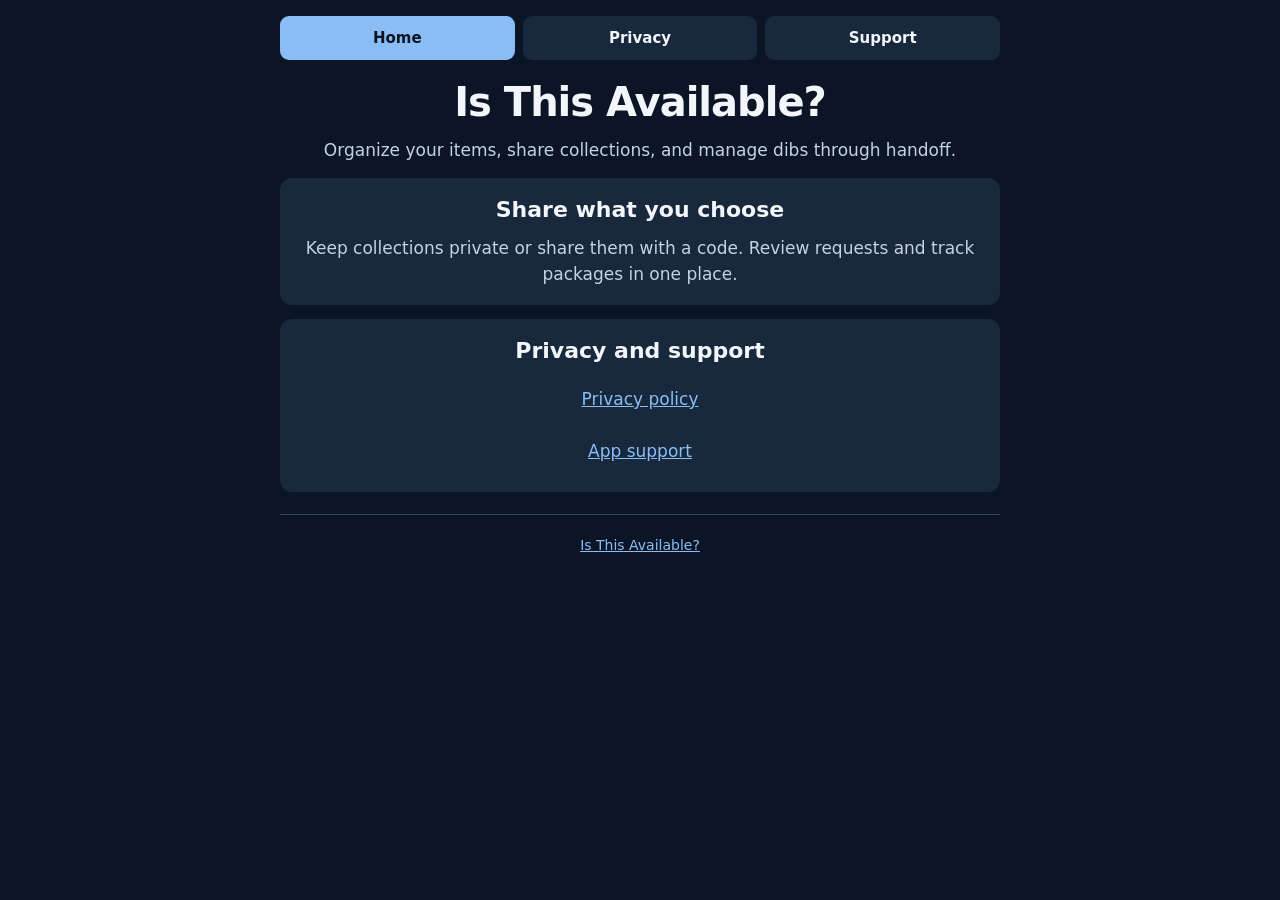
<file: index.html>
<!doctype html><html lang="en"><head><meta charset="utf-8"><meta name="viewport" content="width=device-width,initial-scale=1"><title>Home | Is This Available?</title><meta name="description" content="Privacy, support and help for Is This Available?"><link rel="stylesheet" href="style.css?v=20261015"></head><body class="home"><main><nav class="site-nav" aria-label="Main navigation"><a href="index.html" aria-current="page">Home</a><a href="privacy.html">Privacy</a><a href="support.html">Support</a></nav><h1>Is This Available?</h1><p>Organize your items, share collections, and manage dibs through handoff.</p><section class="panel"><h2>Share what you choose</h2><p>Keep collections private or share them with a code. Review requests and track packages in one place.</p></section><section class="panel"><h2>Privacy and support</h2><div class="page-links"><a href="privacy.html">Privacy policy</a><a href="support.html">App support</a></div></section><footer><p><a href="index.html">Is This Available?</a></p></footer></main></body></html>
</file>
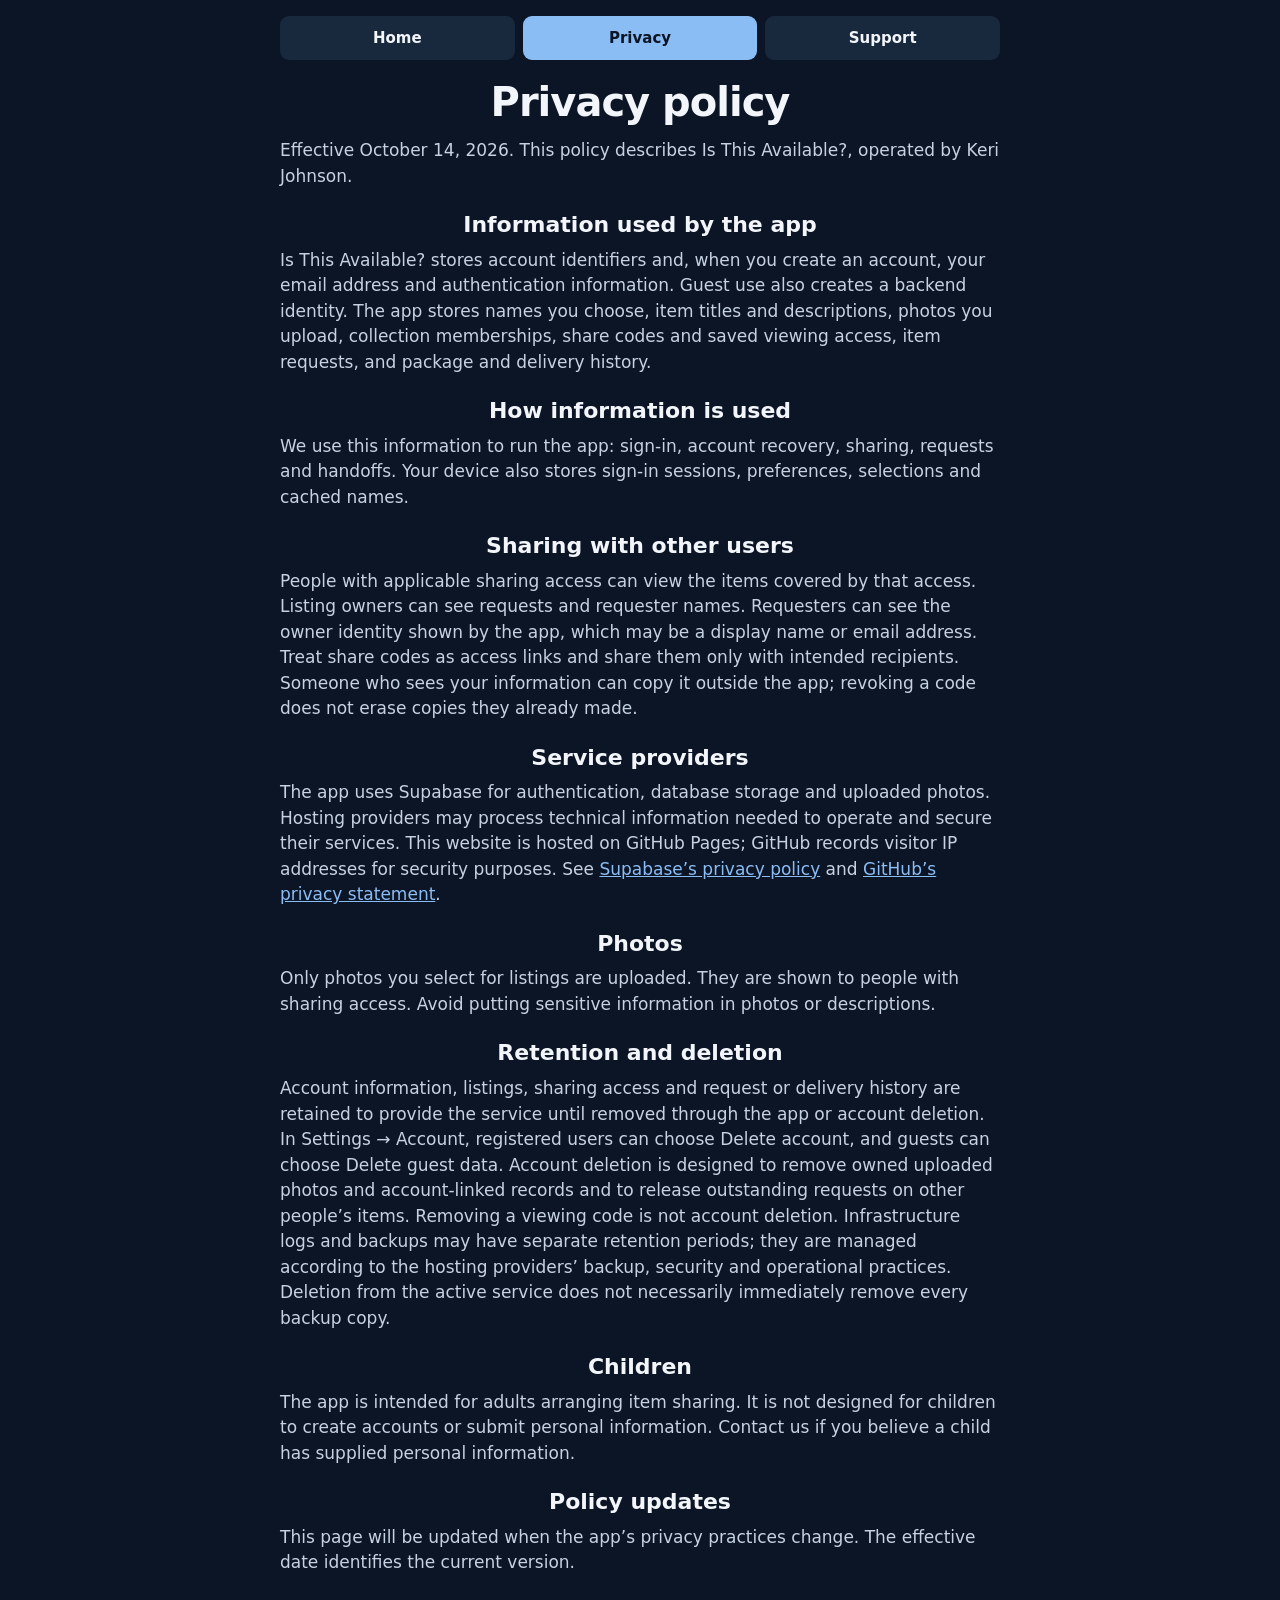
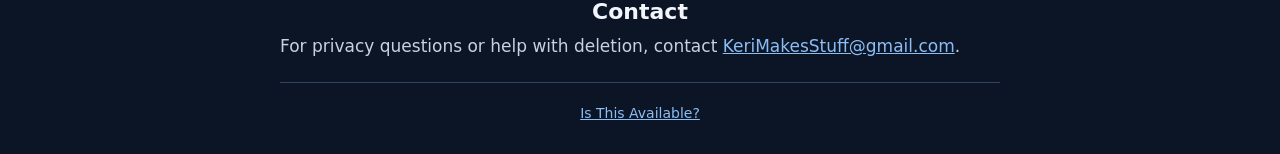
<file: privacy.html>
<!doctype html><html lang="en"><head><meta charset="utf-8"><meta name="viewport" content="width=device-width,initial-scale=1"><title>Privacy policy | Is This Available?</title><meta name="description" content="Information, privacy and support for Is This Available?"><link rel="stylesheet" href="style.css?v=20261015"></head><body><main><nav class="site-nav" aria-label="Main navigation"><a href="index.html">Home</a><a href="privacy.html" aria-current="page">Privacy</a><a href="support.html">Support</a></nav><h1>Privacy policy</h1><p>Effective October 14, 2026. This policy describes Is This Available?, operated by Keri Johnson.</p><h2>Information used by the app</h2><p>Is This Available? stores account identifiers and, when you create an account, your email address and authentication information. Guest use also creates a backend identity. The app stores names you choose, item titles and descriptions, photos you upload, collection memberships, share codes and saved viewing access, item requests, and package and delivery history.</p><h2>How information is used</h2><p>We use this information to run the app: sign-in, account recovery, sharing, requests and handoffs. Your device also stores sign-in sessions, preferences, selections and cached names.</p><h2>Sharing with other users</h2><p>People with applicable sharing access can view the items covered by that access. Listing owners can see requests and requester names. Requesters can see the owner identity shown by the app, which may be a display name or email address. Treat share codes as access links and share them only with intended recipients. Someone who sees your information can copy it outside the app; revoking a code does not erase copies they already made.</p><h2>Service providers</h2><p>The app uses Supabase for authentication, database storage and uploaded photos. Hosting providers may process technical information needed to operate and secure their services. This website is hosted on GitHub Pages; GitHub records visitor IP addresses for security purposes. See <a href="https://supabase.com/privacy">Supabase’s privacy policy</a> and <a href="https://docs.github.com/en/site-policy/privacy-policies/github-general-privacy-statement">GitHub’s privacy statement</a>.</p><h2>Photos</h2><p>Only photos you select for listings are uploaded. They are shown to people with sharing access. Avoid putting sensitive information in photos or descriptions.</p><h2>Retention and deletion</h2><p>Account information, listings, sharing access and request or delivery history are retained to provide the service until removed through the app or account deletion. In Settings → Account, registered users can choose Delete account, and guests can choose Delete guest data. Account deletion is designed to remove owned uploaded photos and account-linked records and to release outstanding requests on other people’s items. Removing a viewing code is not account deletion. Infrastructure logs and backups may have separate retention periods; they are managed according to the hosting providers’ backup, security and operational practices. Deletion from the active service does not necessarily immediately remove every backup copy.</p><h2>Children</h2><p>The app is intended for adults arranging item sharing. It is not designed for children to create accounts or submit personal information. Contact us if you believe a child has supplied personal information.</p><h2>Policy updates</h2><p>This page will be updated when the app’s privacy practices change. The effective date identifies the current version.</p><h2>Contact</h2><p>For privacy questions or help with deletion, contact <a href="mailto:KeriMakesStuff@gmail.com">KeriMakesStuff@gmail.com</a>.</p><footer><p><a href="index.html">Is This Available?</a></p></footer></main></body></html>
</file>
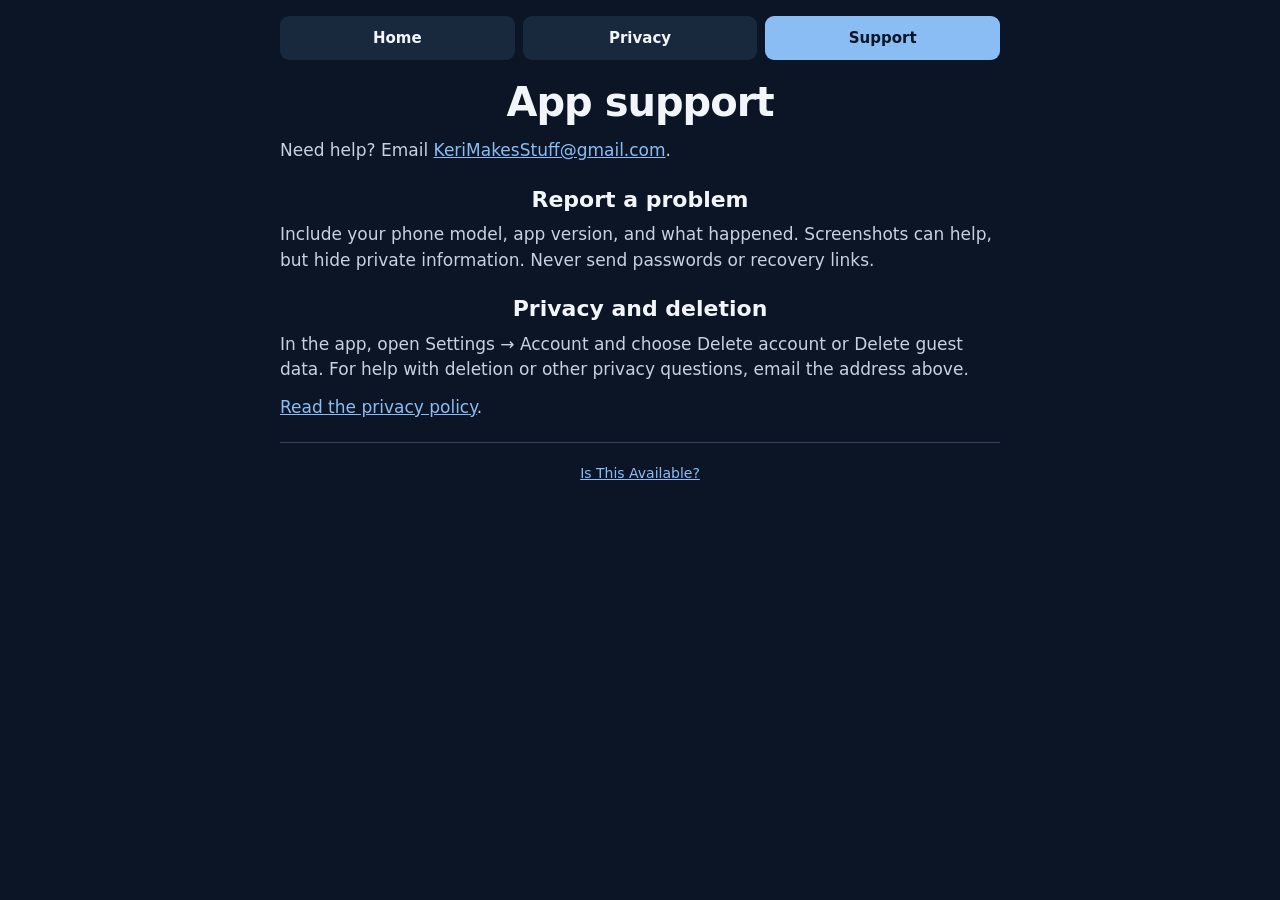
<file: support.html>
<!doctype html><html lang="en"><head><meta charset="utf-8"><meta name="viewport" content="width=device-width,initial-scale=1"><title>Support | Is This Available?</title><meta name="description" content="Privacy, support and help for Is This Available?"><link rel="stylesheet" href="style.css?v=20261015"></head><body><main><nav class="site-nav" aria-label="Main navigation"><a href="index.html">Home</a><a href="privacy.html">Privacy</a><a href="support.html" aria-current="page">Support</a></nav><h1>App support</h1><p>Need help? Email <a href="mailto:KeriMakesStuff@gmail.com">KeriMakesStuff@gmail.com</a>.</p><h2>Report a problem</h2><p>Include your phone model, app version, and what happened. Screenshots can help, but hide private information. Never send passwords or recovery links.</p><h2>Privacy and deletion</h2><p>In the app, open Settings → Account and choose Delete account or Delete guest data. For help with deletion or other privacy questions, email the address above.</p><p><a href="privacy.html">Read the privacy policy</a>.</p><footer><p><a href="index.html">Is This Available?</a></p></footer></main></body></html>
</file>
<file: style.css>
*{box-sizing:border-box}
body{margin:0;background:#0c1525;color:#f2f5fa;font:17px/1.5 system-ui,sans-serif}
main{max-width:760px;margin:0 auto;padding:16px 20px 24px}
a{color:#8bbdf5;overflow-wrap:anywhere}
.site-nav{display:flex;justify-content:center;gap:8px;margin:0 0 18px}
.site-nav a{display:flex;flex:1;align-items:center;justify-content:center;min-height:44px;padding:10px 12px;border-radius:9px;background:#18283d;color:#f2f5fa;text-decoration:none;font-size:15px;font-weight:800;text-align:center}
.site-nav a[aria-current="page"]{background:#8bbdf5;color:#0c1525}
.site-nav a:hover{box-shadow:inset 0 0 0 1px #8bbdf5}
h1{font-size:clamp(30px,6vw,40px);line-height:1.2;letter-spacing:-1px;text-align:center;margin:0 0 12px}
h2{font-size:22px;line-height:1.3;text-align:center;margin:22px 0 8px}
p,li{color:#c6d2e2}
p{margin:0 0 12px}
.panel{display:flex;flex-direction:column;align-items:center;justify-content:center;gap:12px;background:#18283d;border-radius:12px;padding:18px 16px;margin-top:14px;text-align:center}
.panel h2,.panel p{margin:0}
.page-links{display:flex;flex-direction:column;align-items:center;gap:8px}
.page-links a{display:flex;align-items:center;justify-content:center;min-height:44px;padding:4px 12px}
footer{margin-top:22px;border-top:1px solid #34465e;padding-top:14px;text-align:center;font-size:14px}
footer p{margin:0}
footer a{display:inline-block;padding:6px}
a:focus-visible{outline:3px solid #8bbdf5;outline-offset:4px}
.home{text-align:center}
@media(max-width:360px){main{padding:12px 14px 20px}.site-nav{gap:6px}.site-nav a{padding:10px 6px}}
</file>
